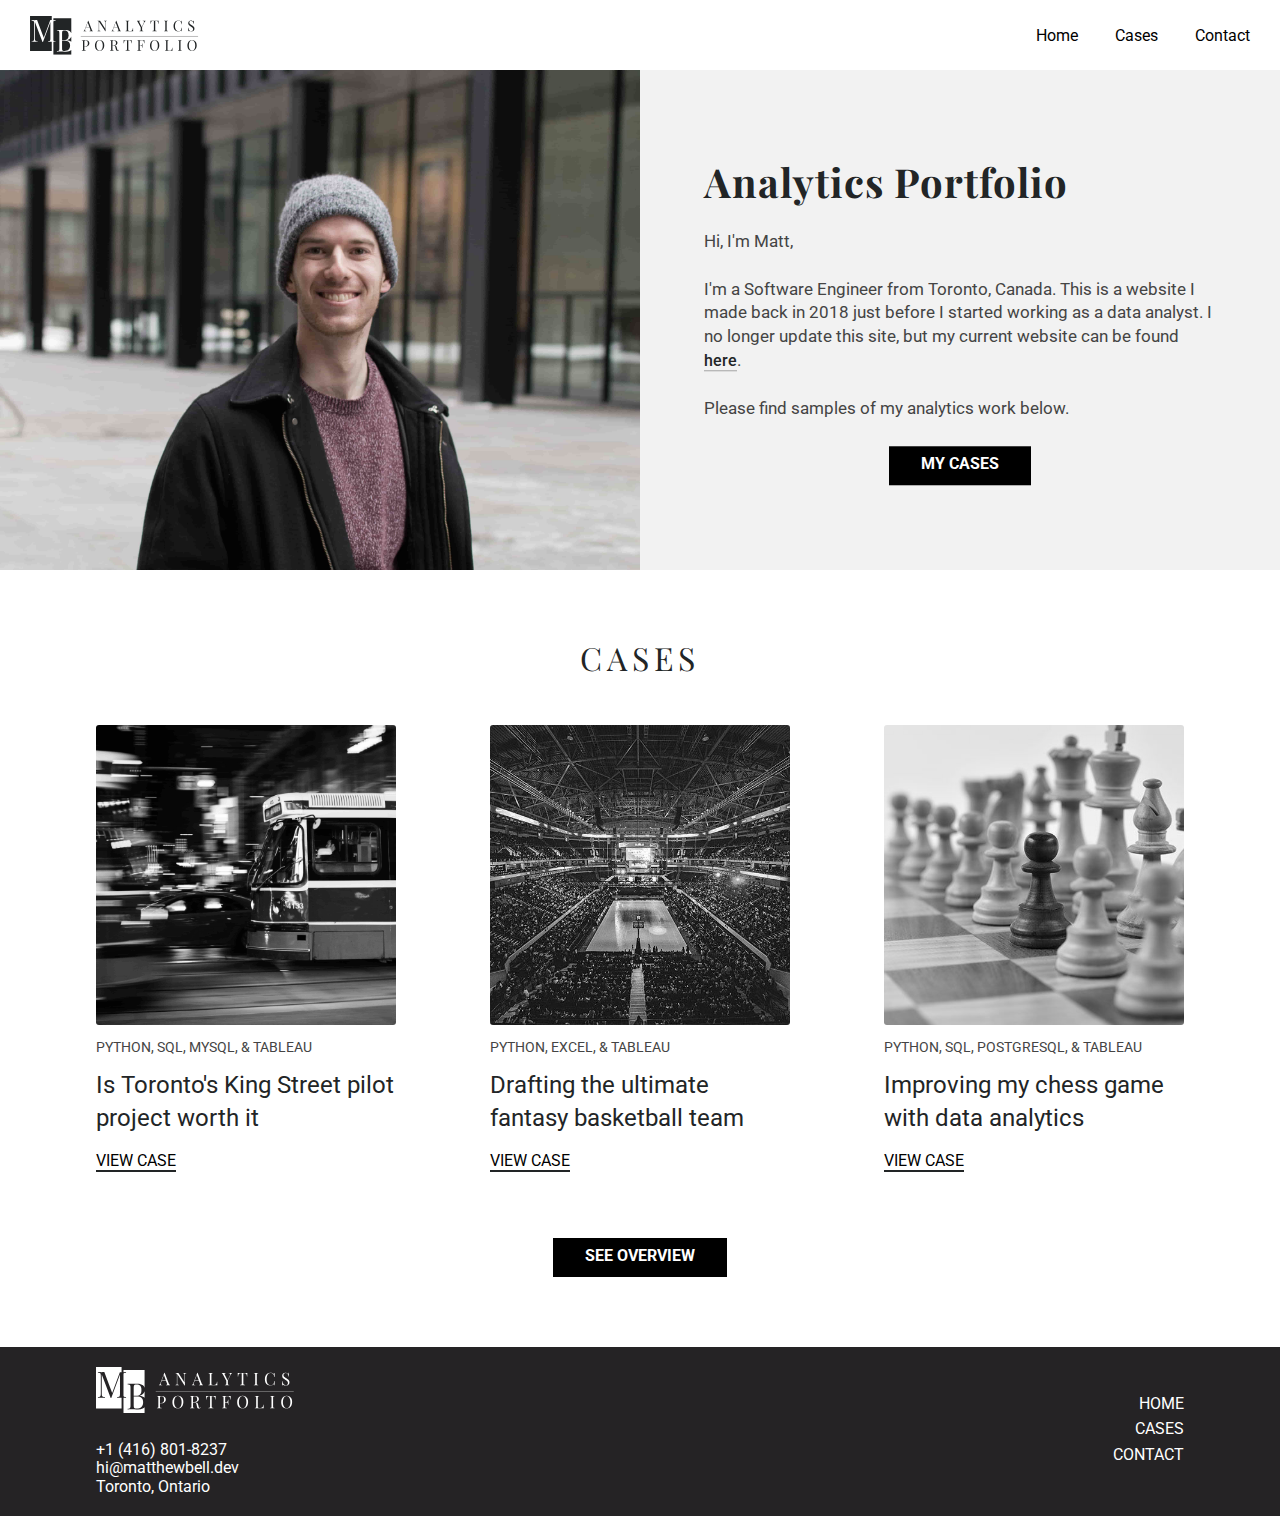
<file: index.html>
<!DOCTYPE html>
<html lang="en">
<head>
	<title>Matthew Bell | Analytics Portfolio</title>
	<link rel="apple-touch-icon" sizes="180x180" href="apple-touch-icon.png">
	<link rel="icon" type="image/png" sizes="32x32" href="favicon-32x32.png">
	<link rel="icon" type="image/png" sizes="16x16" href="favicon-16x16.png">
	<link rel="manifest" href="site.webmanifest">
	<link rel="mask-icon" href="safari-pinned-tab.svg" color="#5bbad5">
	<meta name="msapplication-TileColor" content="#da532c">
	<meta name="theme-color" content="#ffffff">
	<meta charset="utf-8">
	<meta name="description" content="Matthew Bell's personal analytics portfolio. Based in Toronto and experienced with Python and SQL.">
	<meta name="viewport" content="width=device-width">
	<meta name="author" content="Matthew Bell">
	<link rel="stylesheet" type="text/css" href="assets/css/main.css">
	<link rel="stylesheet" type="text/css" href="assets/css/pages/home.css">
	<link href="https://fonts.googleapis.com/css?family=Playfair+Display%7CRoboto" rel="stylesheet">
	<!-- Global site tag (gtag.js) - Google Analytics -->
	<script async src="https://www.googletagmanager.com/gtag/js?id=UA-136100886-1"></script>
	<script>
		window.dataLayer = window.dataLayer || [];
		function gtag(){dataLayer.push(arguments);}
		gtag('js', new Date());

		gtag('config', 'UA-136100886-1');
	</script>
</head>
<body>
	<header id="main_header">
		<div class="header_wrapper">
			<a href="index.html">
				<img class="logo" src="assets/images/matthew_bell_analytics_logo.svg" alt="Matthew Bell's analytics portfolio logo">
			</a>
			<nav id="main_nav">
				<a href="index.html">Home</a>
				<a href="pages/cases.html">Cases</a>
				<a href="pages/contact.html">Contact</a>
			</nav>
		</div>
	</header>

	<header id="hamburger_menu">
		<nav id="mobile_nav">
			<div id="menuToggle" onclick="stop_scroll()">
				<input id="mobile_check" type="checkbox"/>
				<span></span>
				<span></span>
				<span></span>
				<ul id="menu">
					<li><a href="index.html">Home</a></li>
					<li><a href="pages/cases.html">Cases</a></li>
					<li><a href="pages/contact.html">Contact</a></li>
				</ul>
			</div>
		</nav>
	</header>

	<section id="banner">
		<div id="photo_wrapper">
			<img id="main_portrait" src="assets/images/matt_hero.jpg" alt="Photo of Matt">
		</div>

		<div id="banner_content">
			<div id="banner_content_wrapper">
                <h1 id="title">Analytics Portfolio</h1>
				<p id="info">Hi, I'm Matt,<br>
                    <br>
                    I'm a Software Engineer from Toronto, Canada.
                    This is a website I made back in 2018 just before I started working as a data analyst.
                    I no longer update this site, but my current website can be found <a id="main-link" href="https://www.matthewbell.dev" target="_blank">here</a>.
                <br>
				<br>

                Please find samples of my analytics work below.</p>
				<a id="main_button" href="pages/cases.html" class="button_primary">My Cases</a>
			</div>
		</div>
	</section>

	<section id="cases">
		<h2>Cases</h2>

		<div id="cases_display" class="title_wrapper">

			<div class="case_box">
				<a class= "img_wrapper" href="pages/toronto_analytics.html">
					<div class="dark_cover"></div>
					<img class="case_img" src="assets/images/toronto_home.jpg" alt="Toronto streetcar">
				</a>
				<div class="text_wrapper">
					<p class="case_info">Python, SQL, MySQL, &amp; Tableau</p>
					<a class="title_container" href="pages/toronto_analytics.html">
						<h3 class="case_title"><span class="underline">Is Toronto's King Street pilot project worth it</span></h3>
					</a>
					<a class="case_button button_permaline" href="pages/toronto_analytics.html" >View Case</a>
				</div>
			</div>

			<div class="case_box">
				<a class= "img_wrapper" href="pages/basketball_analytics.html">
					<div class="dark_cover"></div>
					<img class="case_img" src="assets/images/basketball_home.jpg" alt="NBA stadium">
				</a>
				<div class="text_wrapper">
					<p class="case_info">Python, Excel, &amp; Tableau</p>
					<a class="title_container" href="pages/basketball_analytics.html">
						<h3 class="case_title"><span class="underline">Drafting the ultimate fantasy basketball team</span></h3>
					</a>
					<a class="case_button button_permaline" href="pages/basketball_analytics.html" >View Case</a>
				</div>
			</div>

			<div class="case_box">
				<a class= "img_wrapper" href="pages/chess_analytics.html">
					<div class="dark_cover"></div>
					<img class="case_img" src="assets/images/chess_home.jpg" alt="Chess board and pieces">
				</a>
				<div class="text_wrapper">
					<p class="case_info">Python, SQL, PostGreSQL, &amp; Tableau</p>
					<a class="title_container" href="pages/chess_analytics.html">
						<h3 class="case_title"><span class="underline">Improving my chess game with data analytics</span></h3>
					</a>
					<a class="case_button button_permaline" href="pages/chess_analytics.html" >View Case</a>
				</div>
			</div>

		</div>

		<div id="see_overview_wrapper" class="title_wrapper">
			<a href="pages/cases.html" class="button_primary">SEE OVERVIEW</a>
		</div>
	</section>

	<footer>
		<div id="footer_outer" class="footer_wrapper">
			<div id="footer_left_wrapper">
				<a href="index.html">
					<img class="footer_logo" src="assets/images/matthew_bell_analytics_white_logo.svg" alt="Matthew Bell's analytics portfolio logo">
				</a>
				<p id="footer_contact_info">+1 (416) 801-8237<br><a href="mailto: hi@matthewbell.dev">hi@matthewbell.dev</a><br>Toronto, Ontario</p>

			</div>
			<nav id="footer_nav">
				<a href="index.html" class="button_secondary_hoverline_white">Home</a>
				<a href="pages/cases.html" class="button_secondary_hoverline_white">Cases</a>
				<a href="pages/contact.html" class="button_secondary_hoverline_white">Contact</a>
			</nav>
		</div>
	</footer>
<script>
	const stop_scroll = function () {
		if (document.getElementById("mobile_check").checked === true) {
			document.querySelector("body").style.overflow = "hidden"
			document.querySelector("body").style.position = "fixed"
		}
		else {
			document.querySelector("body").style.overflow = "initial"
			document.querySelector("body").style.position = "initial"
		}
	}
</script>
</body>
</html>
</file>
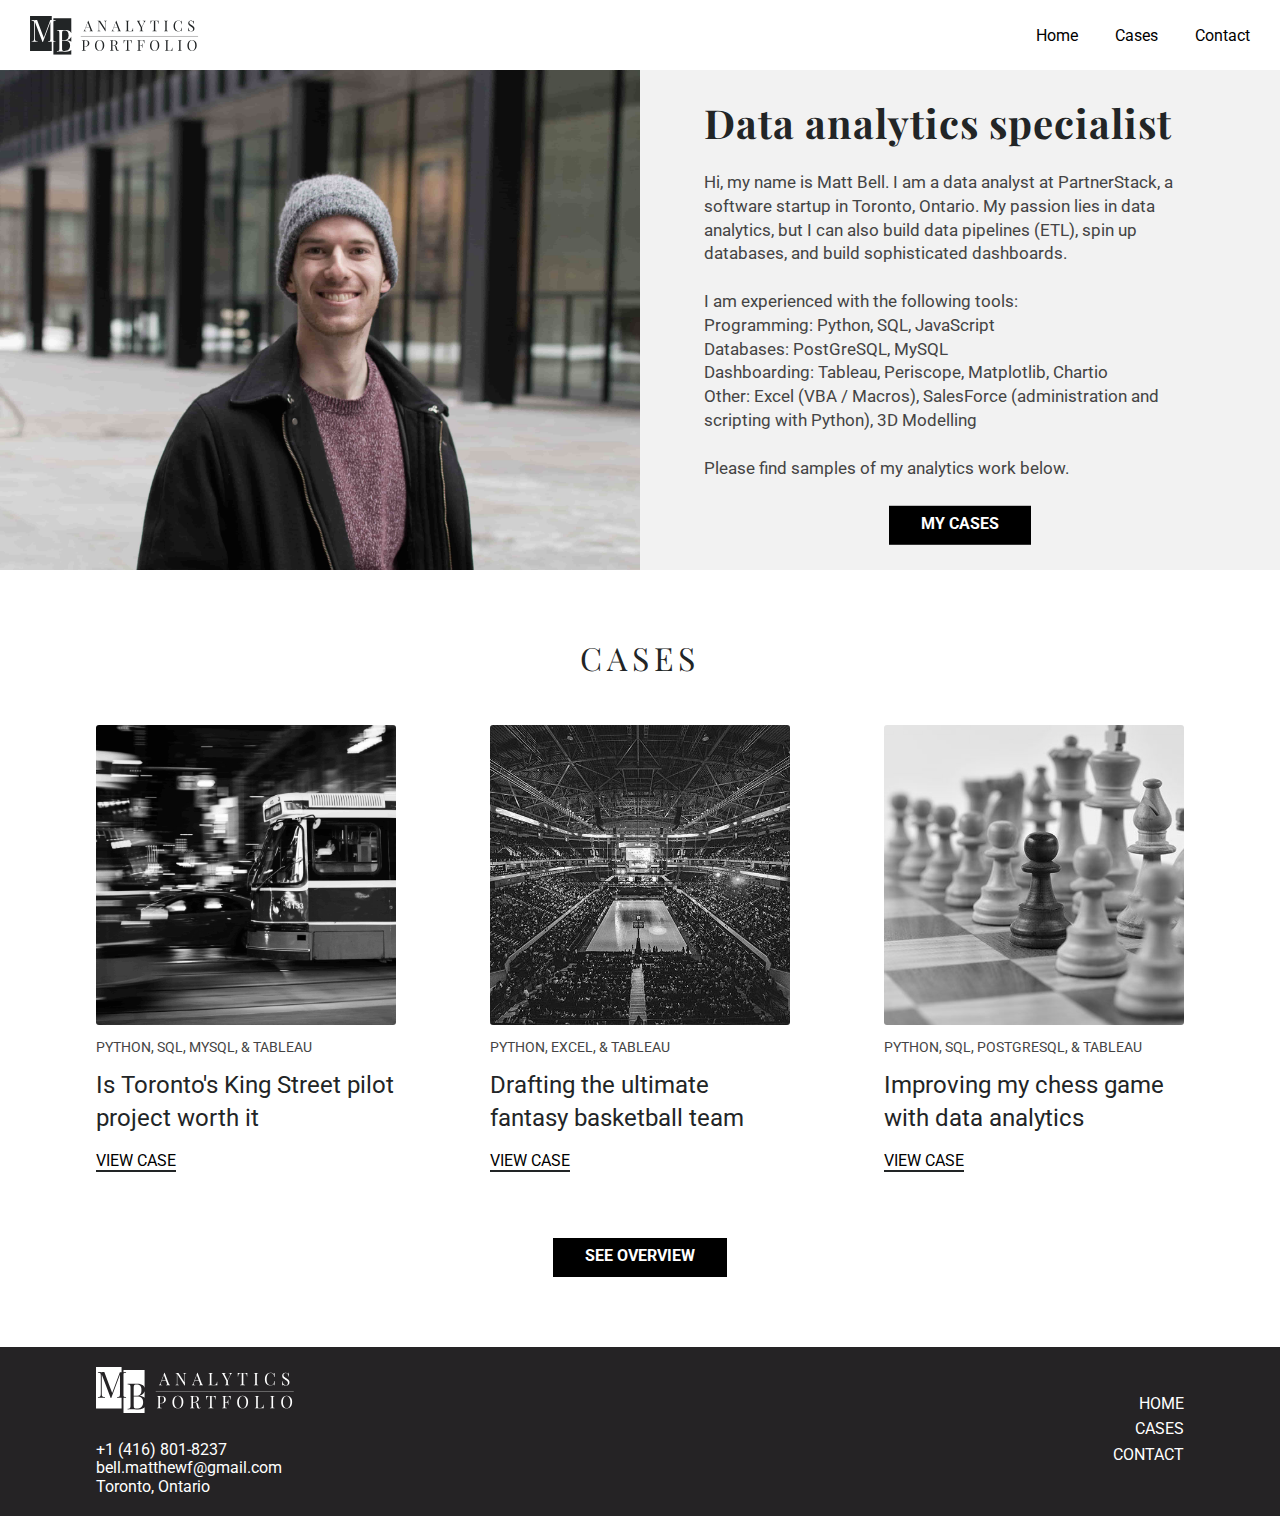
<file: home.html>
<!DOCTYPE html>
<html lang="en">
<head>
	<title>Matthew Bell | Analytics Portfolio</title>
	<link rel="apple-touch-icon" sizes="180x180" href="apple-touch-icon.png">
	<link rel="icon" type="image/png" sizes="32x32" href="favicon-32x32.png">
	<link rel="icon" type="image/png" sizes="16x16" href="favicon-16x16.png">
	<link rel="manifest" href="site.webmanifest">
	<link rel="mask-icon" href="safari-pinned-tab.svg" color="#5bbad5">
	<meta name="msapplication-TileColor" content="#da532c">
	<meta name="theme-color" content="#ffffff">
	<meta charset="utf-8">
	<meta name="description" content="Matthew Bell's personal analytics portfolio. Based in Toronto and experienced with Python and SQL.">
	<meta name="viewport" content="width=device-width">
	<meta name="author" content="Matthew Bell">
	<link rel="stylesheet" type="text/css" href="assets/css/main.css">
	<link rel="stylesheet" type="text/css" href="assets/css/pages/home.css">
	<link href="https://fonts.googleapis.com/css?family=Playfair+Display%7CRoboto" rel="stylesheet">
	<!-- Global site tag (gtag.js) - Google Analytics -->
	<script async src="https://www.googletagmanager.com/gtag/js?id=UA-136100886-1"></script>
	<script>
		window.dataLayer = window.dataLayer || [];
		function gtag(){dataLayer.push(arguments);}
		gtag('js', new Date());

		gtag('config', 'UA-136100886-1');
	</script>
</head>
<body>
	<header id="main_header">
		<div class="header_wrapper">
			<a href="home.html">
				<img class="logo" src="assets/images/matthew_bell_analytics_logo.svg" alt="Matthew Bell's analytics portfolio logo">
			</a>
			<nav id="main_nav">
				<a href="home.html">Home</a>
				<a href="pages/cases.html">Cases</a>
				<a href="pages/contact.html">Contact</a>
			</nav>
		</div>
	</header>

	<header id="hamburger_menu">
		<nav id="mobile_nav">
			<div id="menuToggle" onclick="stop_scroll()">
				<input id="mobile_check" type="checkbox"/>
				<span></span>
				<span></span>
				<span></span>
				<ul id="menu">
					<li><a href="home.html">Home</a></li>
					<li><a href="pages/cases.html">Cases</a></li>
					<li><a href="pages/contact.html">Contact</a></li>
				</ul>
			</div>
		</nav>
	</header>

	<section id="banner">
		<div id="photo_wrapper">
			<img id="main_portrait" src="assets/images/matt_hero.jpg" alt="Photo of Matt">
		</div>

		<div id="banner_content">
			<div id="banner_content_wrapper">
				<h1 id="title">Data analytics specialist</h1>
				<p id="info">Hi, my name is Matt Bell. I am a data analyst at PartnerStack, a software startup in Toronto, Ontario. My passion lies in data analytics, but I can also build data pipelines (ETL), spin up databases, and build sophisticated dashboards.
				<br>
				
				<br> I am experienced with the following tools:<br>

				Programming: Python, SQL, JavaScript
				<br>Databases: PostGreSQL, MySQL
				<br>Dashboarding: Tableau, Periscope, Matplotlib, Chartio
				<br>Other: Excel (VBA / Macros), SalesForce (administration and scripting with Python), 3D Modelling
				<br>
				<br>Please find samples of my analytics work below.</p>
				<a id="main_button" href="pages/cases.html" class="button_primary">My Cases</a>
			</div>
		</div>
	</section>

	<section id="cases">
		<h2>Cases</h2>
		
		<div id="cases_display" class="title_wrapper">

			<div class="case_box">
				<a class= "img_wrapper" href="pages/toronto_analytics.html">
					<div class="dark_cover"></div>
					<img class="case_img" src="assets/images/toronto_home.jpg" alt="Toronto streetcar">
				</a>
				<div class="text_wrapper">
					<p class="case_info">Python, SQL, MySQL, &amp; Tableau</p>
					<a class="title_container" href="pages/toronto_analytics.html">
						<h3 class="case_title"><span class="underline">Is Toronto's King Street pilot project worth it</span></h3>
					</a>
					<a class="case_button button_permaline" href="pages/toronto_analytics.html" >View Case</a>
				</div>
			</div>

			<div class="case_box">
				<a class= "img_wrapper" href="pages/basketball_analytics.html">
					<div class="dark_cover"></div>
					<img class="case_img" src="assets/images/basketball_home.jpg" alt="NBA stadium">
				</a>
				<div class="text_wrapper">
					<p class="case_info">Python, Excel, &amp; Tableau</p>
					<a class="title_container" href="pages/basketball_analytics.html">
						<h3 class="case_title"><span class="underline">Drafting the ultimate fantasy basketball team</span></h3>
					</a>
					<a class="case_button button_permaline" href="pages/basketball_analytics.html" >View Case</a>
				</div>
			</div>

			<div class="case_box">
				<a class= "img_wrapper" href="pages/chess_analytics.html">
					<div class="dark_cover"></div>
					<img class="case_img" src="assets/images/chess_home.jpg" alt="Chess board and pieces">
				</a>
				<div class="text_wrapper">
					<p class="case_info">Python, SQL, PostGreSQL, &amp; Tableau</p>
					<a class="title_container" href="pages/chess_analytics.html">
						<h3 class="case_title"><span class="underline">Improving my chess game with data analytics</span></h3>
					</a>
					<a class="case_button button_permaline" href="pages/chess_analytics.html" >View Case</a>
				</div>
			</div>

		</div>

		<div id="see_overview_wrapper" class="title_wrapper">
			<a href="pages/cases.html" class="button_primary">SEE OVERVIEW</a>
		</div>
	</section>

	<footer>
		<div id="footer_outer" class="footer_wrapper">
			<div id="footer_left_wrapper">
				<a href="home.html">
					<img class="footer_logo" src="assets/images/matthew_bell_analytics_white_logo.svg" alt="Matthew Bell's analytics portfolio logo">
				</a>
				<p id="footer_contact_info">+1 (416) 801-8237<br><a href="mailto: bell.matthewf@gmail.com">bell.matthewf@gmail.com</a><br>Toronto, Ontario</p>

			</div>
			<nav id="footer_nav">
				<a href="home.html" class="button_secondary_hoverline_white">Home</a>
				<a href="pages/cases.html" class="button_secondary_hoverline_white">Cases</a>
				<a href="pages/contact.html" class="button_secondary_hoverline_white">Contact</a>
			</nav>
		</div>
	</footer>
<script>
	const stop_scroll = function () {
		if (document.getElementById("mobile_check").checked === true) {
			document.querySelector("body").style.overflow = "hidden"
			document.querySelector("body").style.position = "fixed"
		}
		else {
			document.querySelector("body").style.overflow = "initial"
			document.querySelector("body").style.position = "initial"
		}
	}
</script>
</body>
</html>
</file>
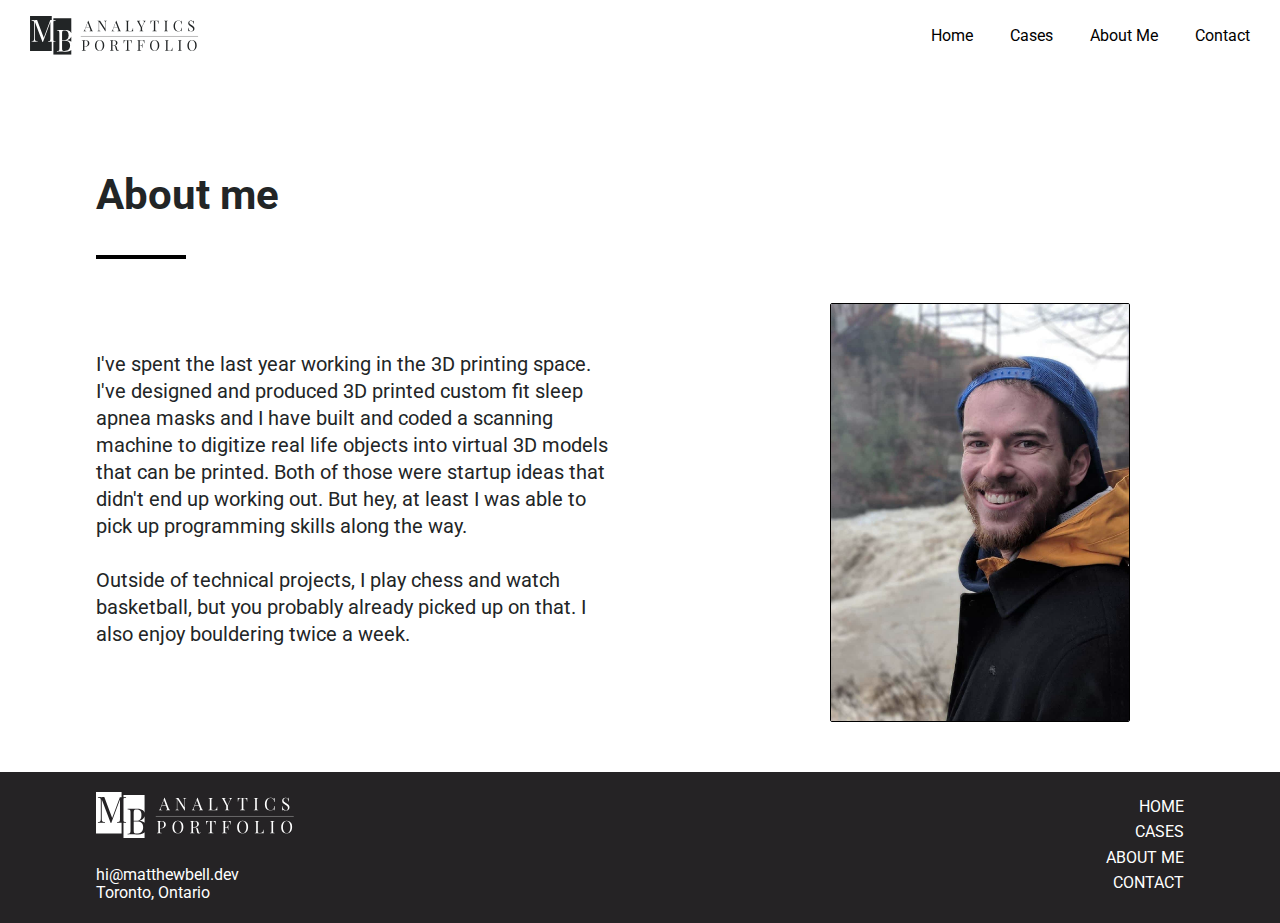
<file: pages/about.html>
<!DOCTYPE html>
<html lang="en">
<head>
	<title>Matthew Bell | Analytics Portfolio</title>
	<link rel="apple-touch-icon" sizes="180x180" href="../apple-touch-icon.png">
	<link rel="icon" type="image/png" sizes="32x32" href="../favicon-32x32.png">
	<link rel="icon" type="image/png" sizes="16x16" href="../favicon-16x16.png">
	<link rel="manifest" href="../site.webmanifest">
	<link rel="mask-icon" href="../safari-pinned-tab.svg" color="#5bbad5">
	<meta name="msapplication-TileColor" content="#da532c">
	<meta name="theme-color" content="#ffffff">
	<meta charset="utf-8">
	<meta name="description" content="About Matthew Bell, a Toronto based data analyst">
	<meta name="viewport" content="width=device-width">
	<meta name="author" content="Matthew Bell">
	<link rel="stylesheet" type="text/css" href="../assets/css/main.css">
	<link rel="stylesheet" type="text/css" href="../assets/css/pages/about.css">
	<link href="https://fonts.googleapis.com/css?family=Playfair+Display%7CRoboto" rel="stylesheet">
	<!-- Global site tag (gtag.js) - Google Analytics -->
	<script async src="https://www.googletagmanager.com/gtag/js?id=UA-136100886-1"></script>
	<script>
		window.dataLayer = window.dataLayer || [];
		function gtag(){dataLayer.push(arguments);}
		gtag('js', new Date());

		gtag('config', 'UA-136100886-1');
	</script>
</head>
<body>
	<div id="container">
		<header id="main_header">
			<div class="header_wrapper">
				<a href="../index.html">
					<img class="logo" src="../assets/images/matthew_bell_analytics_logo.svg" alt="Matthew Bell's analytics portfolio logo">
				</a>
				<nav id="main_nav">
					<a href="../index.html">Home</a>
					<a href="cases.html">Cases</a>
					<a href="about.html">About Me</a>
					<a href="contact.html">Contact</a>
				</nav>

			</div>
		</header>

		<header id="hamburger_menu">
			<nav id="mobile_nav">
				<div id="menuToggle" onclick="stop_scroll()">
					<input id="mobile_check" type="checkbox"/>
					<span></span>
					<span></span>
					<span></span>
					<ul id="menu">
						<li><a href="../index.html">Home</a></li>
						<li><a href="cases.html">Cases</a></li>
						<li><a href="about.html">About Me</a></li>
						<li><a href="contact.html">Contact</a></li>
					</ul>
				</div>
			</nav>
		</header>

		<section id="about">
			<div class="title_wrapper">
				<h1 class="main_title">About me</h1>
			</div>
			<div id="content_wrapper" class="title_wrapper">
					<p id="about_info">I've spent the last year working in the 3D printing space. I've designed and produced 3D printed custom fit sleep apnea masks and I have built and coded a scanning machine to digitize real life objects into virtual 3D models that can be printed. Both of those were startup ideas that didn't end up working out. But hey, at least I was able to pick up programming skills along the way.<br>
					<br>
					Outside of technical projects, I play chess and watch basketball, but you probably already picked up on that. I also enjoy bouldering twice a week.<br>
					<br></p>
				<div id="about_img_wrapper">
					<img src="../assets/images/matt_secondary.jpg" alt="Photo of Matt Bell smiling">
				</div>
			</div>
		</section>

		<footer>
			<div id="footer_outer" class="footer_wrapper">
				<div id="footer_left_wrapper">
					<a href="../index.html">
						<img class="footer_logo" src="../assets/images/matthew_bell_analytics_white_logo.svg" alt="Matthew Bell's analytics portfolio logo">
					</a>
					<p id="footer_contact_info"><a href="mailto: hi@matthewbell.dev">hi@matthewbell.dev</a><br>Toronto, Ontario</p>

				</div>
				<nav id="footer_nav">
					<a href="../index.html" class="button_secondary_hoverline_white">Home</a>
					<a href="cases.html" class="button_secondary_hoverline_white">Cases</a>
					<a href="about.html" class="button_secondary_hoverline_white">About Me</a>
					<a href="contact.html" class="button_secondary_hoverline_white">Contact</a>
				</nav>
			</div>
		</footer>
	</div>
<script>
	const stop_scroll = function () {
		if (document.getElementById("mobile_check").checked === true) {
			document.querySelector("body").style.overflow = "hidden"
			document.querySelector("body").style.position = "fixed"
		}
		else {
			document.querySelector("body").style.overflow = "initial"
			document.querySelector("body").style.position = "initial"
		}
	}
</script>
</body>
</html>
</file>
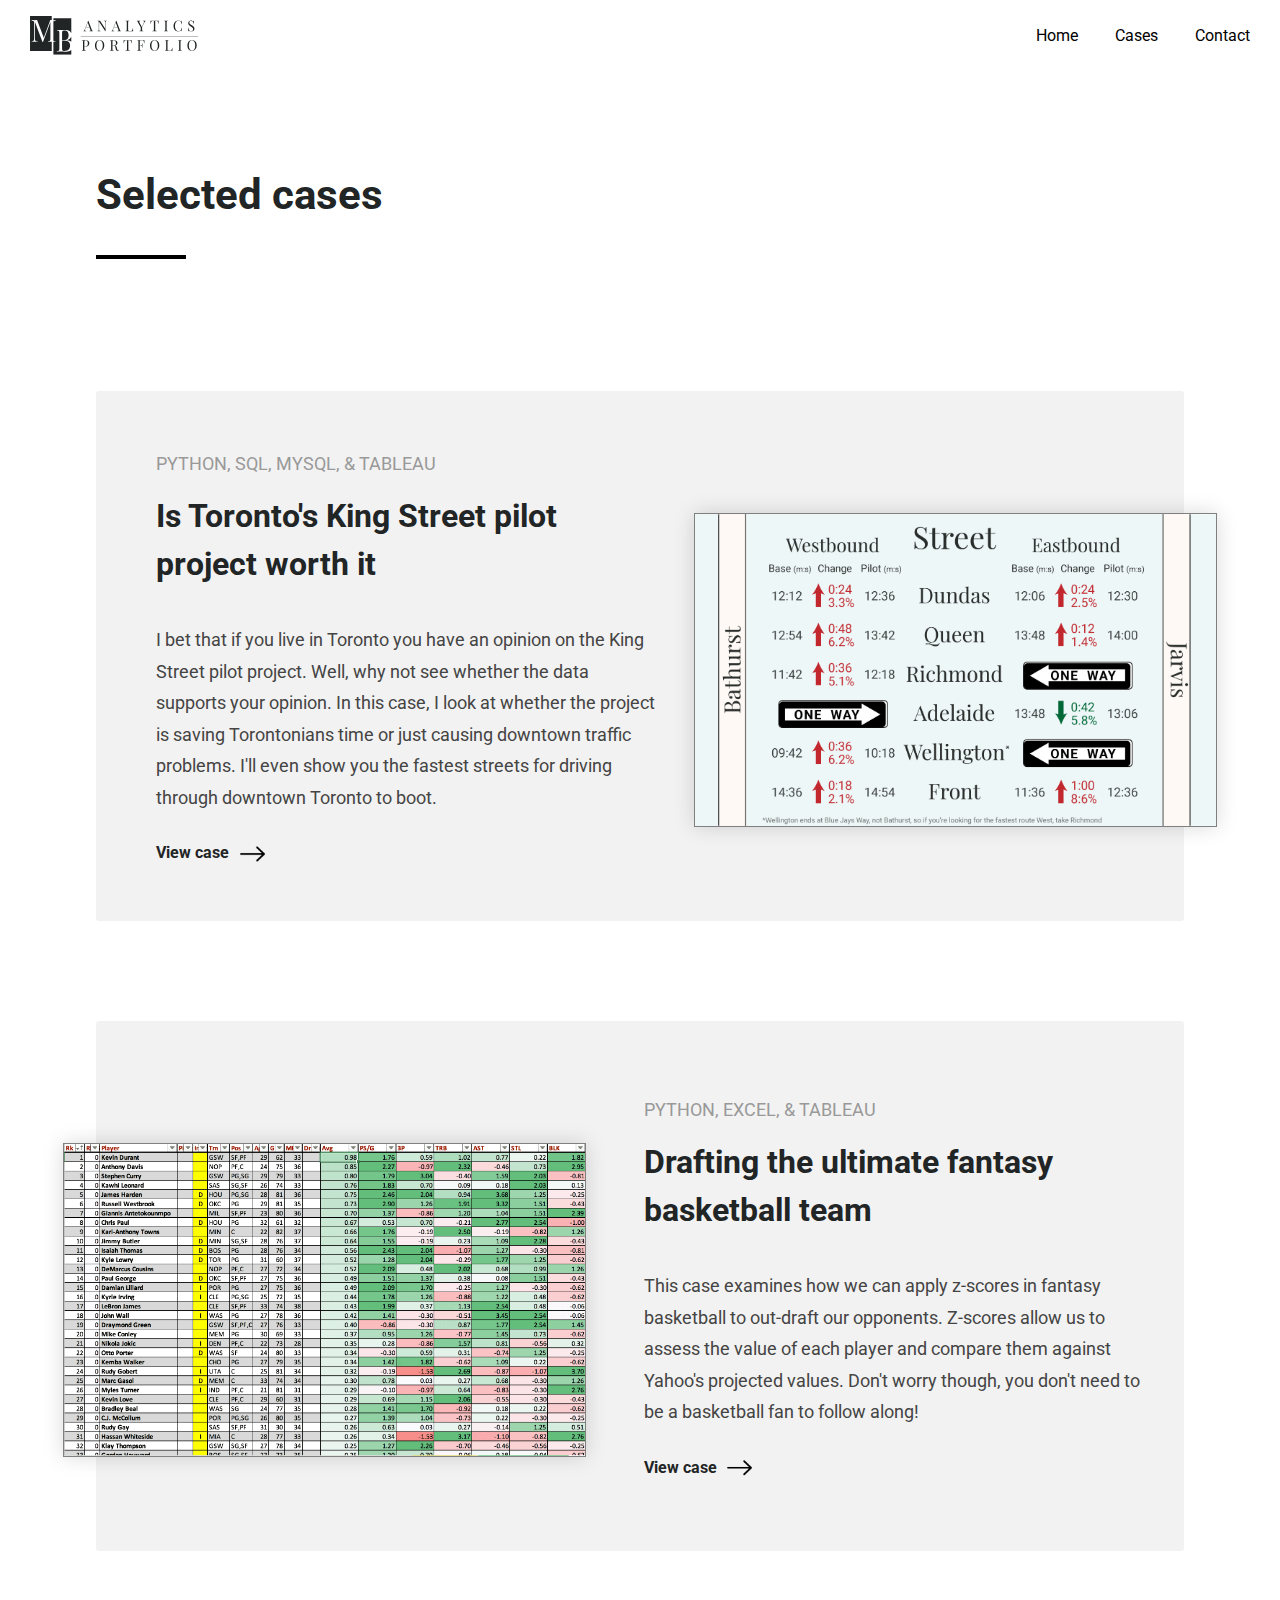
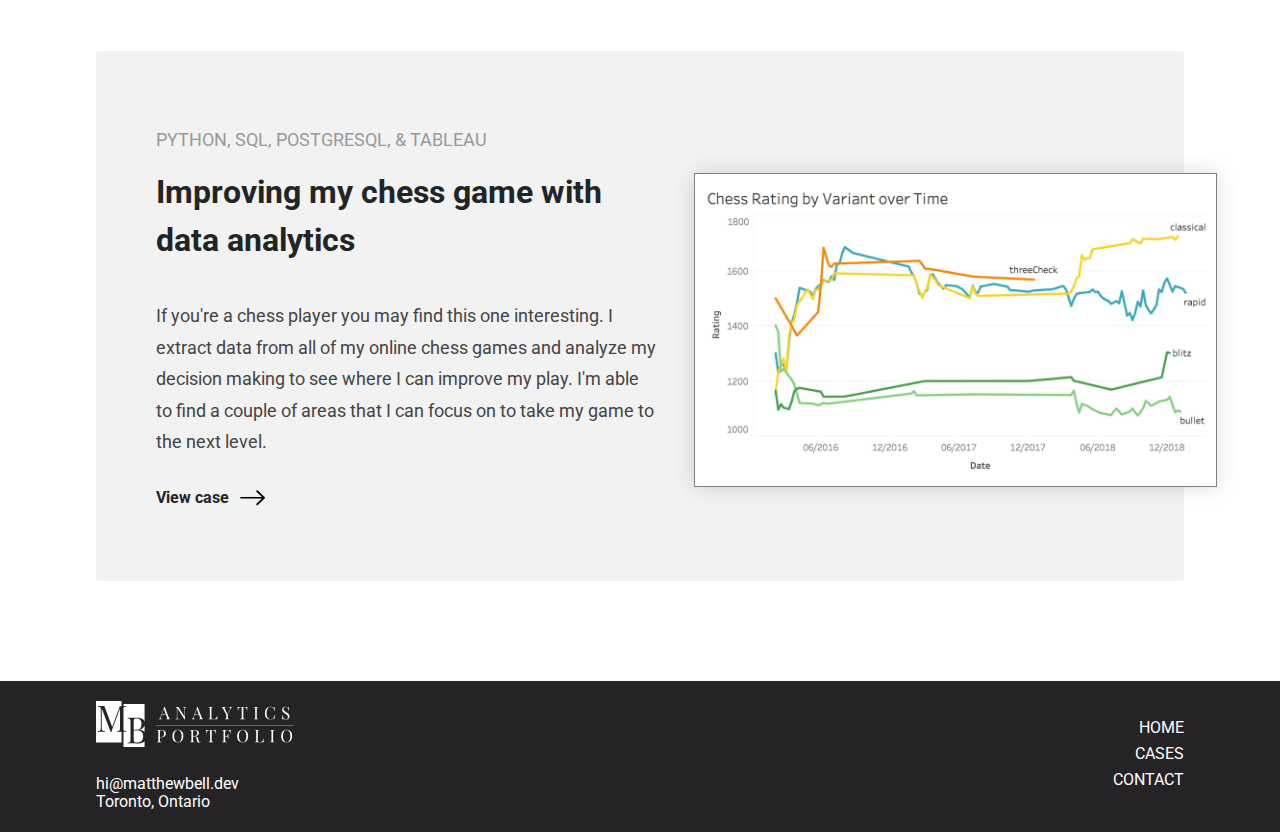
<file: pages/cases.html>
<!DOCTYPE html>
<html lang="en">
<head>
	<title>Matthew Bell | Analytics Portfolio</title>
	<link rel="apple-touch-icon" sizes="180x180" href="../apple-touch-icon.png">
	<link rel="icon" type="image/png" sizes="32x32" href="../favicon-32x32.png">
	<link rel="icon" type="image/png" sizes="16x16" href="../favicon-16x16.png">
	<link rel="manifest" href="../site.webmanifest">
	<link rel="mask-icon" href="../safari-pinned-tab.svg" color="#5bbad5">
	<meta name="msapplication-TileColor" content="#da532c">
	<meta name="theme-color" content="#ffffff">
	<meta charset="utf-8">
	<meta name="description" content="Matthew Bell's personal analytics portfolio. Experienced in Python and SQL">
	<meta name="viewport" content="width=device-width">
	<meta name="author" content="Matthew Bell">
	<link rel="stylesheet" type="text/css" href="../assets/css/main.css">
	<link rel="stylesheet" type="text/css" href="../assets/css/pages/cases.css">
	<link href="https://fonts.googleapis.com/css?family=Playfair+Display%7CRoboto" rel="stylesheet">
	<!-- Global site tag (gtag.js) - Google Analytics -->
	<script async src="https://www.googletagmanager.com/gtag/js?id=UA-136100886-1"></script>
	<script>
		window.dataLayer = window.dataLayer || [];
		function gtag(){dataLayer.push(arguments);}
		gtag('js', new Date());

		gtag('config', 'UA-136100886-1');
	</script>
</head>
<body>
	<header id="main_header">
		<div class="header_wrapper">
			<a href="../index.html">
				<img class="logo" src="../assets/images/matthew_bell_analytics_logo.svg" alt="Matthew Bell's analytics portfolio logo">
			</a>
			<nav id="main_nav">
				<a href="../index.html">Home</a>
				<a href="cases.html">Cases</a>
				<a href="contact.html">Contact</a>
			</nav>

		</div>
	</header>

	<header id="hamburger_menu">
		<nav id="mobile_nav">
			<div id="menuToggle" onclick="stop_scroll()">
				<input id="mobile_check" type="checkbox"/>
				<span></span>
				<span></span>
				<span></span>
				<ul id="menu">
					<li><a href="../index.html">Home</a></li>
					<li><a href="cases.html">Cases</a></li>
					<li><a href="contact.html">Contact</a></li>
				</ul>
			</div>
		</nav>
	</header>

	<section id="cases">
		<div class="title_wrapper">
			<h1 class="main_title">Selected cases</h1>
		</div>

		<div class="case_overview_left wrapper">
			<a class="case_img_wrapper" href="toronto_analytics.html">
				<img class="case_img" src="../assets/images/toronto_title.png" alt="Toronto street travel times infographic.">
			</a>
			<div class="case_text_wrapper">
				<h4 class="case_type">Python, SQL, MySQL, &amp; Tableau</h4>
				<a href="toronto_analytics.html" class="title_link"><span class="underline">Is Toronto's King Street pilot project worth it</span></a>
				<p class="case_desc">I bet that if you live in Toronto you have an opinion on the King Street pilot project. Well, why not see whether the data supports your opinion. In this case, I look at whether the project is saving Torontonians time or just causing downtown traffic problems. I'll even show you the fastest streets for driving through downtown Toronto to boot.</p>
				<a href="toronto_analytics.html" class="button_case">View case</a>
			</div>
		</div>

		<div id="first_case" class="case_overview_right wrapper">
			<a class="case_img_wrapper" href="basketball_analytics.html">
				<img class="case_img" src="../assets/images/basketball_title.png" alt="Graph of fantasy basketball analytics.">
			</a>
			<div class="case_text_wrapper">
				<h4 class="case_type">Python, Excel, &amp; Tableau</h4>
				<a href="basketball_analytics.html" class="title_link"><span class="underline">Drafting the ultimate fantasy basketball team</span></a>
				<p class="case_desc">This case examines how we can apply z-scores in fantasy basketball to out-draft our opponents. Z-scores allow us to assess the value of each player and compare them against Yahoo's projected values. Don't worry though, you don't need to be a basketball fan to follow along!</p>
				<a href="basketball_analytics.html" class="button_case">View case</a>
			</div>
		</div>

		<div class="case_overview_left wrapper">
			<a class="case_img_wrapper" href="chess_analytics.html">
				<img class="case_img" src="../assets/images/chess_title.png" alt="Graph of my chess rating over time">
			</a>
			<div class="case_text_wrapper">
				<h4 class="case_type">Python, SQL, PostGreSQL, &amp; Tableau</h4>
				<a href="chess_analytics.html" class="title_link"><span class="underline">Improving my chess game with data analytics</span></a>
				<p class="case_desc">If you're a chess player you may find this one interesting. I extract data from all of my online chess games and analyze my decision making to see where I can improve my play. I'm able to find a couple of areas that I can focus on to take my game to the next level.</p>
				<a href="chess_analytics.html" class="button_case">View case</a>
			</div>
		</div>
	</section>

	<footer>
		<div id="footer_outer" class="footer_wrapper">
			<div id="footer_left_wrapper">
				<a href="../index.html">
					<img class="footer_logo" src="../assets/images/matthew_bell_analytics_white_logo.svg" alt="Matthew Bell's analytics portfolio logo">
				</a>
				<p id="footer_contact_info"><a href="mailto: hi@matthewbell.dev">hi@matthewbell.dev</a><br>Toronto, Ontario</p>

			</div>
			<nav id="footer_nav">
				<a href="../index.html" class="button_secondary_hoverline_white">Home</a>
				<a href="cases.html" class="button_secondary_hoverline_white">Cases</a>
				<a href="contact.html" class="button_secondary_hoverline_white">Contact</a>
			</nav>
		</div>
	</footer>
<script>
	const stop_scroll = function () {
		if (document.getElementById("mobile_check").checked === true) {
			document.querySelector("body").style.overflow = "hidden"
			document.querySelector("body").style.position = "fixed"
		}
		else {
			document.querySelector("body").style.overflow = "initial"
			document.querySelector("body").style.position = "initial"
		}
	}
</script>
</body>
</html>
</file>
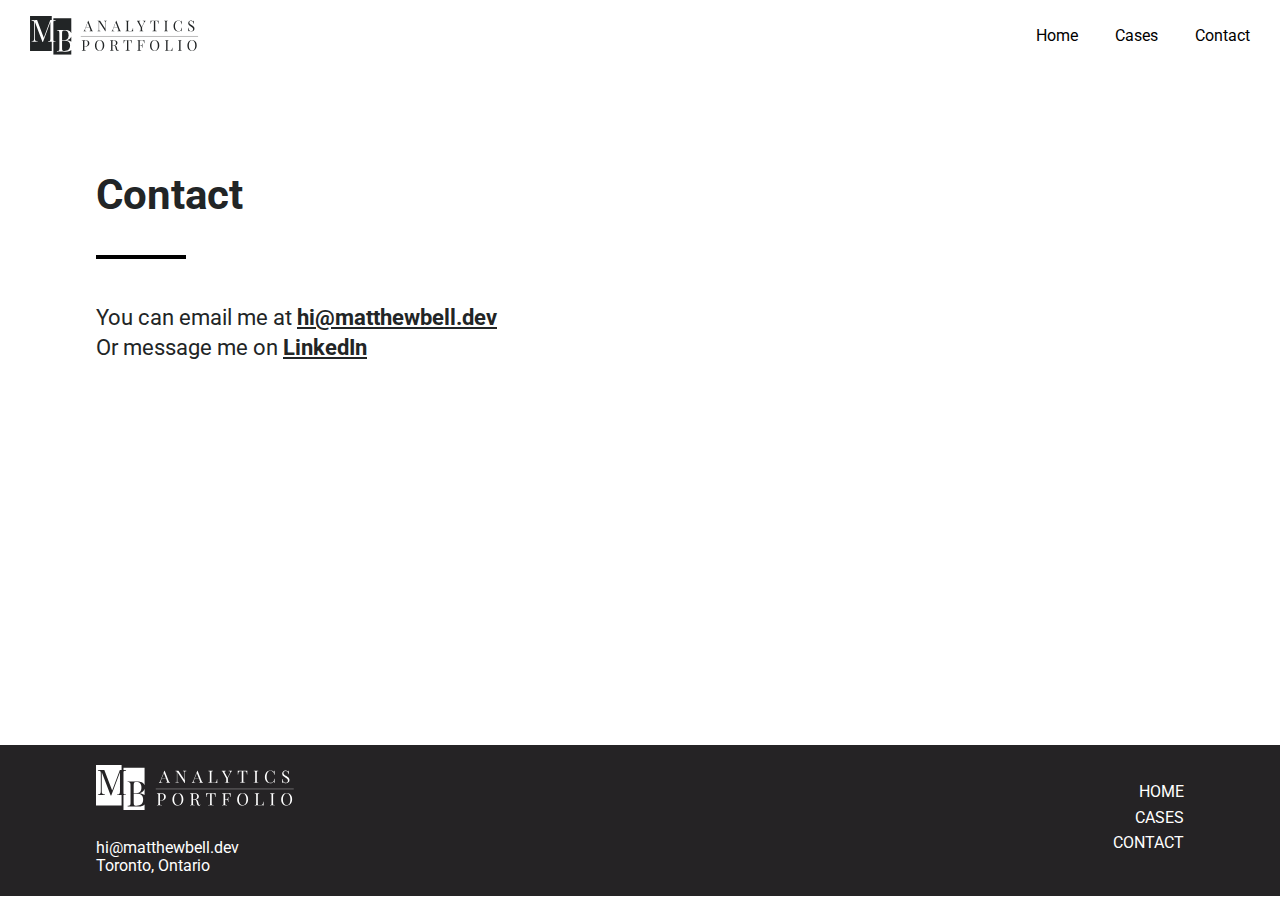
<file: pages/contact.html>
<!DOCTYPE html>
<html lang="en">
<head>
	<title>Matthew Bell | Analytics Portfolio</title>
	<link rel="apple-touch-icon" sizes="180x180" href="../apple-touch-icon.png">
	<link rel="icon" type="image/png" sizes="32x32" href="../favicon-32x32.png">
	<link rel="icon" type="image/png" sizes="16x16" href="../favicon-16x16.png">
	<link rel="manifest" href="../site.webmanifest">
	<link rel="mask-icon" href="../safari-pinned-tab.svg" color="#5bbad5">
	<meta name="msapplication-TileColor" content="#da532c">
	<meta name="theme-color" content="#ffffff">
	<meta charset="utf-8">
	<meta name="description" content="Contact Matthew Bell, a Toronto based data analyst">
	<meta name="viewport" content="width=device-width">
	<meta name="author" content="Matthew Bell">
	<link rel="stylesheet" type="text/css" href="../assets/css/main.css">
	<link rel="stylesheet" type="text/css" href="../assets/css/pages/contact.css">
	<link href="https://fonts.googleapis.com/css?family=Playfair+Display%7CRoboto" rel="stylesheet">
	<!-- Global site tag (gtag.js) - Google Analytics -->
	<script async src="https://www.googletagmanager.com/gtag/js?id=UA-136100886-1"></script>
	<script>
		window.dataLayer = window.dataLayer || [];
		function gtag(){dataLayer.push(arguments);}
		gtag('js', new Date());

		gtag('config', 'UA-136100886-1');
	</script>
</head>
<body>
	<div id="container">
		<header id="main_header">
			<div class="header_wrapper">
				<a href="../index.html">
					<img class="logo" src="../assets/images/matthew_bell_analytics_logo.svg" alt="Matthew Bell's analytics portfolio logo">
				</a>
				<nav id="main_nav">
					<a href="../index.html">Home</a>
					<a href="cases.html">Cases</a>
					<a href="contact.html">Contact</a>
				</nav>

			</div>
		</header>

		<header id="hamburger_menu">
			<nav id="mobile_nav">
				<div id="menuToggle" onclick="stop_scroll()">
					<input id="mobile_check" type="checkbox"/>
					<span></span>
					<span></span>
					<span></span>
					<ul id="menu">
						<li><a href="../index.html">Home</a></li>
						<li><a href="cases.html">Cases</a></li>
						<li><a href="contact.html">Contact</a></li>
					</ul>
				</div>
			</nav>
		</header>

		<section id="contact">
			<div class="title_wrapper">
				<h1 class="main_title">Contact</h1>
			</div>
			<div id="info_wrapper" class="title_wrapper">
				<p id="contact_info">You can email me at <a href="mailto: hi@matthewbell.dev">hi@matthewbell.dev</a>
					<br> Or message me on <a href="https://www.linkedin.com/in/matthewfbell/" target="_blank">LinkedIn</a>
				</p>
			</div>
		</section>
	</div>

	<footer>
		<div id="footer_outer" class="footer_wrapper">
			<div id="footer_left_wrapper">
				<a href="../index.html">
					<img class="footer_logo" src="../assets/images/matthew_bell_analytics_white_logo.svg" alt="Matthew Bell's analytics portfolio logo">
				</a>
				<p id="footer_contact_info"><a href="mailto: hi@matthewbell.dev">hi@matthewbell.dev</a><br>Toronto, Ontario</p>

			</div>
			<nav id="footer_nav">
				<a href="../index.html" class="button_secondary_hoverline_white">Home</a>
				<a href="cases.html" class="button_secondary_hoverline_white">Cases</a>
				<a href="contact.html" class="button_secondary_hoverline_white">Contact</a>
			</nav>
		</div>
	</footer>

	<script>
		const stop_scroll = function () {
			if (document.getElementById("mobile_check").checked === true) {
				document.querySelector("body").style.overflow = "hidden"
				document.querySelector("body").style.position = "fixed"
			}
			else {
				document.querySelector("body").style.overflow = "initial"
				document.querySelector("body").style.position = "initial"
			}
		}
	</script>
</body>
</html>
</file>
<file: assets/css/main.css>
html,body,div,span,applet,object,iframe,h1,h2,h3,h4,h5,h6,p,blockquote,pre,a,abbr,acronym,address,big,cite,code,del,dfn,em,img,ins,kbd,q,s,samp,small,strike,strong,sub,sup,tt,var,b,u,i,center,dl,dt,dd,ol,ul,li,fieldset,form,label,legend,table,caption,tbody,tfoot,thead,tr,th,td,article,aside,canvas,details,embed,figure,figcaption,footer,header,hgroup,menu,nav,output,ruby,section,summary,time,mark,audio,video{margin:0;padding:0;border:0;font-size:100%;font:inherit;vertical-align:baseline}article,aside,details,figcaption,figure,footer,header,hgroup,menu,nav,section{display:block}body{line-height:1}ol,ul{list-style:none}blockquote,q{quotes:none}blockquote:before,blockquote:after{content:"";content:none}q:before,q:after{content:"";content:none}table{border-collapse:collapse;border-spacing:0}html{box-sizing:border-box}*,*::before,*::after{box-sizing:inherit}a{color:#222526;text-decoration:none}body{color:#222526;font:normal 125%/1.15 "Playfair Display",serif;-webkit-font-smoothing:antialiased}a{font-family:"Roboto",monospace;font-size:16px}.clearfix:before,.clearfix:after{content:" ";display:table}.clearfix:after{clear:both}.wrapper{max-width:1550px;margin-left:auto;margin-right:auto;padding-left:60px;padding-right:60px;width:85%}@media only screen and (max-width: 900px){.wrapper{width:86%}}@media only screen and (max-width: 600px){.wrapper{width:88%}}.title_wrapper{max-width:1550px;margin-left:auto;margin-right:auto;padding-left:0px;padding-right:0px;width:85%}.header_wrapper{max-width:none;margin-left:auto;margin-right:auto;padding-left:30px;padding-right:30px;width:100%}@media only screen and (max-width: 600px){.header_wrapper{padding-left:20px;padding-right:20px}}.footer_wrapper{max-width:1550px;margin-left:auto;margin-right:auto;padding-left:0px;padding-right:0px;width:85%}@media only screen and (max-width: 900px){.footer_wrapper{width:89%}}@media only screen and (max-width: 600px){.footer_wrapper{width:88%}}.logo{width:170px}@media only screen and (max-width: 600px){.logo{width:125px}}.footer_logo{width:200px;margin-bottom:1.5em}@media only screen and (max-width: 600px){.footer_logo{width:150px}}.button_primary{font-family:"Roboto",monospace;text-decoration:none;text-align:center;color:#fff;display:inline-block;color:#fff;background-color:#000;text-transform:uppercase;font-weight:700;padding:.6rem 2rem}.button_primary:after{display:block;content:"";width:0;height:2px;background-color:#fff}.button_primary:hover:after{width:100%;transition:width 150ms ease-in}.button_secondary_hoverline,#main_header .header_wrapper #main_nav a,.button_secondary_hoverline_white{display:inline-block;font-family:"Roboto",monospace;color:#000;text-transform:uppercase;text-decoration:none;margin:.08em 0}.button_secondary_hoverline:after,#main_header .header_wrapper #main_nav a:after,.button_secondary_hoverline_white:after{display:block;content:"";width:0%;height:2px;background-color:#222526}.button_secondary_hoverline:hover:after,#main_header .header_wrapper #main_nav a:hover:after,.button_secondary_hoverline_white:hover:after{width:100%;transition:width 150ms ease-in}.button_secondary_hoverline_white{color:#fff}.button_secondary_hoverline_white:after{background-color:#fff}.button_case{font-weight:bold;position:relative}.button_case:after{display:inline-block;position:absolute;top:65%;left:115%;transform:translate(0%, -50%);content:"";width:100%;height:100%;background-image:url("../images/arrow.png");background-repeat:no-repeat;background-size:25px 15px;transition:transform 200ms ease}.button_case:hover:after{transform:translate(20%, -50%);transition:transform 200ms ease}.button_permaline{display:inline-block;font-family:"Roboto",monospace;color:#000;text-transform:uppercase;text-decoration:none;margin:.08em 0}.button_permaline:after{display:block;content:"";width:100%;height:2px;background-color:#222526}.case_box{width:300px;display:flex;flex-direction:column;font-family:"Roboto",monospace;color:#222526;position:relative}.case_box .dark_cover{position:absolute;width:100%;height:100%;display:none;background-color:#000;opacity:.75}.case_box .img_wrapper{height:300px;border-radius:3px;overflow:hidden;filter:grayscale(100%);transition:transform 200ms ease-in}.case_box .img_wrapper:hover{transform:scale(1.02);transition:transform 200ms ease-in}.case_box .img_wrapper .case_img{width:100%;height:100%;object-fit:cover;object-position:50% 50%}.case_box .case_info{color:#444;text-transform:uppercase;font-size:14px;margin:1em 0}.case_box .title_container{margin-bottom:1em}.case_box .title_container .underline{width:calc(100%);background-image:linear-gradient(transparent calc(100% - 1.5px), #444 30px);background-repeat:no-repeat;background-size:0% 100%;transition:background-size 300ms}.case_box .title_container:hover .underline{background-size:100% 100%}.case_box .title_container .case_title{font-size:24px;line-height:1.4;margin-bottom:.5em}.case_box .case_button{align-self:flex-start}@media only screen and (max-width: 1200px){.case_box{width:240px}.case_box .img_wrapper{height:240px}}@media only screen and (max-width: 900px){.case_box{width:200px}.case_box .img_wrapper{height:200px}}@media only screen and (max-width: 750px){.case_box{width:100vw;position:relative;margin-bottom:.5em}.case_box .dark_cover{display:initial}.case_box .img_wrapper{border-radius:0px;height:100vw}.case_box .text_wrapper{position:absolute;bottom:0%;left:50%;transform:translateX(-50%);display:flex;width:90%;height:100%;flex-direction:column;justify-content:center}.case_box .text_wrapper .case_info{color:#fff}.case_box .text_wrapper .title_container .case_title{color:#fff}.case_box .text_wrapper .case_button{color:#fff}.case_box .text_wrapper .case_button:after{background-color:#fff}}#main_header{height:70px;background-color:#fff}#main_header .header_wrapper{height:50%;position:relative;top:50%}#main_header .header_wrapper .logo{float:left;transform:translateY(-50%)}#main_header .header_wrapper #main_nav{float:right;transform:translateY(-50%)}#main_header .header_wrapper #main_nav a{text-transform:none;margin-left:2em}@media only screen and (max-width: 900px){#main_header .header_wrapper #main_nav{display:none}}#hamburger_menu{position:absolute;overflow:hidden;top:0%;right:0%;width:100%;height:100vh;z-index:20;pointer-events:none}#hamburger_menu #mobile_nav{position:absolute;right:20px;top:35px;transform:translateY(-50%);display:none;pointer-events:initial}@media only screen and (max-width: 900px){#hamburger_menu #mobile_nav{display:initial}}#hamburger_menu #mobile_nav a{color:#999;transition:color .3s ease}#hamburger_menu #mobile_nav a:hover{color:#000}#hamburger_menu #mobile_nav #menuToggle{display:block;position:relative;-webkit-user-select:none;user-select:none}#hamburger_menu #mobile_nav #menuToggle input{display:block;width:40px;height:32px;position:absolute;top:-7px;left:-5px;cursor:pointer;opacity:0;z-index:2;-webkit-touch-callout:none}#hamburger_menu #mobile_nav #menuToggle input:checked~span{opacity:1;transform:rotate(45deg) translate(-2px, -1px);background:#222526}#hamburger_menu #mobile_nav #menuToggle input:checked~span:nth-last-child(3){opacity:0;transform:rotate(0deg) scale(0.2, 0.2)}#hamburger_menu #mobile_nav #menuToggle input:checked~span:nth-last-child(2){transform:rotate(-45deg) translate(0, -1px)}#hamburger_menu #mobile_nav #menuToggle input:checked~#menu{transform:translate(-300px, 0)}#hamburger_menu #mobile_nav #menuToggle span{display:block;width:33px;height:4px;margin-bottom:5px;position:relative;background:#222526;border-radius:3px;z-index:1;transform-origin:4px 0px;transition:transform .5s cubic-bezier(0.77, 0.2, 0.05, 1),background .5s cubic-bezier(0.77, 0.2, 0.05, 1),opacity .55s ease}#hamburger_menu #mobile_nav #menuToggle span:first-child{transform-origin:0% 0%}#hamburger_menu #mobile_nav #menuToggle span:nth-last-child(2){transform-origin:0% 100%}#hamburger_menu #mobile_nav #menuToggle #menu{position:absolute;top:-27px;left:65px;width:300px;height:101vh;padding:50px;background:#fff;list-style-type:none;-webkit-font-smoothing:antialiased;transform-origin:0% 0%;transform:none;transition:transform .5s cubic-bezier(0.77, 0.2, 0.05, 1)}#hamburger_menu #mobile_nav #menuToggle #menu li{padding:10px 0;font-size:22px}footer{background-color:#252325;font-family:"Roboto",monospace;padding:1em 0}footer #footer_outer{color:#fff;display:flex;height:100%;justify-content:space-between;font-size:16px}footer #footer_outer #footer_left_wrapper{width:40%;display:flex;flex-direction:column;justify-content:flex-start;align-items:flex-start}footer #footer_outer #footer_left_wrapper a{color:#fff}footer #footer_outer #footer_nav{display:flex;flex-direction:column;align-items:flex-end;justify-content:center}footer #footer_outer #footer_nav a{margin-bottom:.25em}#first_case{margin-top:0em}.case_overview_left,.case_overview_right{min-height:530px;padding:60px;background-color:#f2f2f2;border-radius:3px;margin-top:5em;margin-bottom:5em;align-items:center;font-family:"Roboto",monospace;perspective:1000px;perspective-origin:right}.case_overview_left .case_img_wrapper,.case_overview_right .case_img_wrapper{display:inline-block;position:relative;position:absolute;width:48%;top:23%;right:-3%;box-shadow:0px 0px 20px rgba(1,1,1,.15);transform-origin:left;transition:transform 250ms ease-in}.case_overview_left .case_img_wrapper:after,.case_overview_right .case_img_wrapper:after{padding-top:60%;display:block;content:""}.case_overview_left .case_img_wrapper img,.case_overview_right .case_img_wrapper img{position:absolute;top:0;bottom:0;left:0;right:0}.case_overview_left .case_img_wrapper:hover,.case_overview_right .case_img_wrapper:hover{transform:rotateY(-2deg) scale(1.03);transition:transform 250ms ease-in}.case_overview_left .case_img_wrapper .case_img,.case_overview_right .case_img_wrapper .case_img{width:100%;height:100%;object-fit:cover;object-position:75% 40%;position:absolute;top:0;bottom:0;left:0;right:0;border:1px solid gray}.case_overview_left .case_text_wrapper,.case_overview_right .case_text_wrapper{width:46%;position:absolute;top:50%;transform:translateY(-50%)}.case_overview_left .case_text_wrapper .case_type,.case_overview_right .case_text_wrapper .case_type{color:#999;text-transform:uppercase;font-size:18px;margin-top:.25em;margin-bottom:1em}.case_overview_left .case_text_wrapper .title_link,.case_overview_right .case_text_wrapper .title_link{font-size:32px;font-weight:bold;line-height:1.5}.case_overview_left .case_text_wrapper .title_link .underline,.case_overview_right .case_text_wrapper .title_link .underline{width:calc(100%);background-image:linear-gradient(transparent calc(100% - 1.5px), #999 37px);background-repeat:no-repeat;background-size:0% 100%;transition:background-size 300ms}.case_overview_left .case_text_wrapper .title_link:hover .underline,.case_overview_right .case_text_wrapper .title_link:hover .underline{background-size:100% 100%}.case_overview_left .case_text_wrapper .case_desc,.case_overview_right .case_text_wrapper .case_desc{font-size:18px;margin-bottom:1.5em;line-height:1.75;color:#444;margin-top:2em}@media only screen and (max-width: 900px){.case_overview_left,.case_overview_right{padding:40px;perspective:1px;perspective-origin:center;margin-top:3em;margin-bottom:3em}.case_overview_left .case_img_wrapper,.case_overview_right .case_img_wrapper{width:100%;position:relative;right:0%;transform-origin:center}.case_overview_left .case_img_wrapper:hover,.case_overview_right .case_img_wrapper:hover{transform:scale(1.03)}.case_overview_left .case_text_wrapper,.case_overview_right .case_text_wrapper{width:100%;position:initial;transform:translateY(0%)}.case_overview_left .case_text_wrapper .case_type,.case_overview_right .case_text_wrapper .case_type{margin-top:2em}.case_overview_left .case_text_wrapper .title_link,.case_overview_right .case_text_wrapper .title_link{font-size:30px}}@media only screen and (max-width: 600px){.case_overview_left,.case_overview_right{padding:25px;margin-top:1.5em;margin-bottom:1.5em}.case_overview_left .case_text_wrapper .case_type,.case_overview_right .case_text_wrapper .case_type{font-size:17px;margin-bottom:.5em}.case_overview_left .case_text_wrapper .title_link,.case_overview_right .case_text_wrapper .title_link{font-size:23px}.case_overview_left .case_text_wrapper .case_desc,.case_overview_right .case_text_wrapper .case_desc{font-size:17px;margin-top:1.25em;margin-bottom:1.5em;line-height:1.3}}.case_overview_right{perspective-origin:left}.case_overview_right .case_img_wrapper{transform-origin:right;left:-3%}.case_overview_right .case_img_wrapper:hover{transform:rotateY(2deg) scale(1.03)}.case_overview_right .case_text_wrapper{right:40px}@media only screen and (max-width: 900px){.case_overview_right{padding:40px;perspective:1px;perspective-origin:center;margin-top:3em;margin-bottom:3em}.case_overview_right .case_img_wrapper{width:100%;position:relative;left:0%;transform-origin:center}.case_overview_right .case_img_wrapper:hover{transform:scale(1.03)}.case_overview_right .case_text_wrapper{width:100%;position:initial;transform:translateY(0%)}.case_overview_right .case_text_wrapper .case_type{margin-top:2em}.case_overview_right .case_text_wrapper .title_link{font-size:30px}}@media only screen and (max-width: 600px){.case_overview_right{padding:25px;margin-top:1.5em;margin-bottom:1.5em}.case_overview_right .case_text_wrapper .case_type{font-size:17px;margin-bottom:.5em}.case_overview_right .case_text_wrapper .title_link{font-size:23px}.case_overview_right .case_text_wrapper .case_desc{font-size:17px;margin-top:1.25em;margin-bottom:1.5em;line-height:1.3}}.main_title{font-family:"Roboto",monospace;font-size:42px;font-weight:bold;margin-top:2.4em;margin-bottom:4.1em;position:relative}.main_title:after{display:block;content:"";height:4px;width:90px;position:absolute;top:175%;background-color:#000}@media only screen and (max-width: 900px){.main_title{margin-top:2em;margin-bottom:2em}.main_title:after{top:175%}}/*# sourceMappingURL=main.css.map */
</file>
<file: assets/css/pages/home.css>
#banner{height:500px}#banner #photo_wrapper{position:relative;height:100%;width:50%;float:left;overflow:hidden}#banner #photo_wrapper #main_portrait{width:100%;height:100%;object-fit:cover;object-position:50% 35%;filter:grayscale(30%)}#banner #banner_content{background-color:#f2f2f2;height:100%;width:50%;float:right}#banner #banner_content #banner_content_wrapper{position:relative;top:50%;transform:translateY(-50%);margin:0 auto;width:80%}#banner #banner_content #banner_content_wrapper #title{color:#222526;font-family:"Playfair Display",serif;font-size:40px;font-weight:700;top:25%;line-height:1.4;margin-bottom:.5em;letter-spacing:1px}#banner #banner_content #banner_content_wrapper #info{color:#444;font-size:17px;margin-bottom:1.5em;font-family:"Roboto",monospace;line-height:1.4}#banner #banner_content #banner_content_wrapper #main_button{position:relative;left:50%;transform:translateX(-50%)}@media only screen and (max-width: 1150px){#banner #banner_content #banner_content_wrapper #title{font-size:32px}#banner #banner_content #banner_content_wrapper #info{font-size:16px}}@media only screen and (max-width: 1000px){#banner #banner_content #banner_content_wrapper #title{font-size:24px}#banner #banner_content #banner_content_wrapper #info{font-size:16px}}@media only screen and (max-width: 750px){#banner{height:auto;display:flex;flex-direction:column}#banner #photo_wrapper{width:100%;display:inline-block;position:relative}#banner #photo_wrapper:after{padding-top:70%;display:block;content:""}#banner #photo_wrapper img{position:absolute;top:0;bottom:0;left:0;right:0}#banner #banner_content{width:100%}#banner #banner_content #banner_content_wrapper{margin:1em auto 2.5em auto;width:90%;transform:translateY(0%);position:static}}#cases{background-color:#fff;padding:3.5em 0}#cases h2{text-align:center;font-size:24pt;margin-bottom:1.5em;text-transform:uppercase;letter-spacing:5px}#cases #cases_display{display:flex;justify-content:space-between}#cases #see_overview_wrapper{text-align:center;color:#222526}#cases #see_overview_wrapper a{margin-top:4em}#main-link{font-weight:500;border-bottom:1px solid #a4a4a4;transition:border .3s ease-in-out}#main-link:hover{border-bottom:1px solid #050505}@media only screen and (max-width: 750px){#cases{padding-top:2em}#cases #cases_display{flex-direction:column;margin-right:0;margin-left:0;width:100%}}/*# sourceMappingURL=home.css.map */
</file>
<file: assets/css/pages/about.css>
html{height:100%}body{height:100%}#container{min-height:100vh;display:flex;flex-direction:column;justify-content:space-between}.main_title{margin-bottom:2em}#content_wrapper{display:flex;justify-content:space-between;align-items:center;margin-bottom:2.5em}#content_wrapper #about_info{width:48%;font-family:"Roboto",monospace;font-size:20px;line-height:1.35}#content_wrapper #about_img_wrapper{position:relative;right:5%;border-radius:2px;overflow:hidden;width:40%;max-width:300px;border:1px solid #000;display:inline-block;position:relative}#content_wrapper #about_img_wrapper:after{padding-top:140%;display:block;content:""}#content_wrapper #about_img_wrapper img{position:absolute;top:0;bottom:0;left:0;right:0}#content_wrapper #about_img_wrapper img{width:100%;height:100%;object-fit:cover;object-position:70% 20%;filter:grayscale(20%)}footer{width:100%}@media only screen and (max-width: 600px){#content_wrapper{flex-direction:column-reverse}#content_wrapper #about_info{width:100%}#content_wrapper #about_img_wrapper{right:0%;border-radius:2px;width:200px;height:200px;margin-bottom:1.5em}}/*# sourceMappingURL=about.css.map */
</file>
<file: assets/css/pages/cases.css>
/*# sourceMappingURL=cases.css.map */
</file>
<file: assets/css/pages/contact.css>
html,body{height:100%}#container{min-height:calc(100vh - 155px);position:relative}.main_title{margin-bottom:2em}#info_wrapper{padding-bottom:2em}#contact_info{font-family:"Roboto",monospace;font-size:22px;line-height:1.35}#contact_info span{font-weight:bold;display:inline-block}#contact_info a{font-size:22px;font-weight:bold;text-decoration:underline}@media only screen and (max-width: 600px){#contact_info,#contact_info a{font-size:16px}}/*# sourceMappingURL=contact.css.map */
</file>
